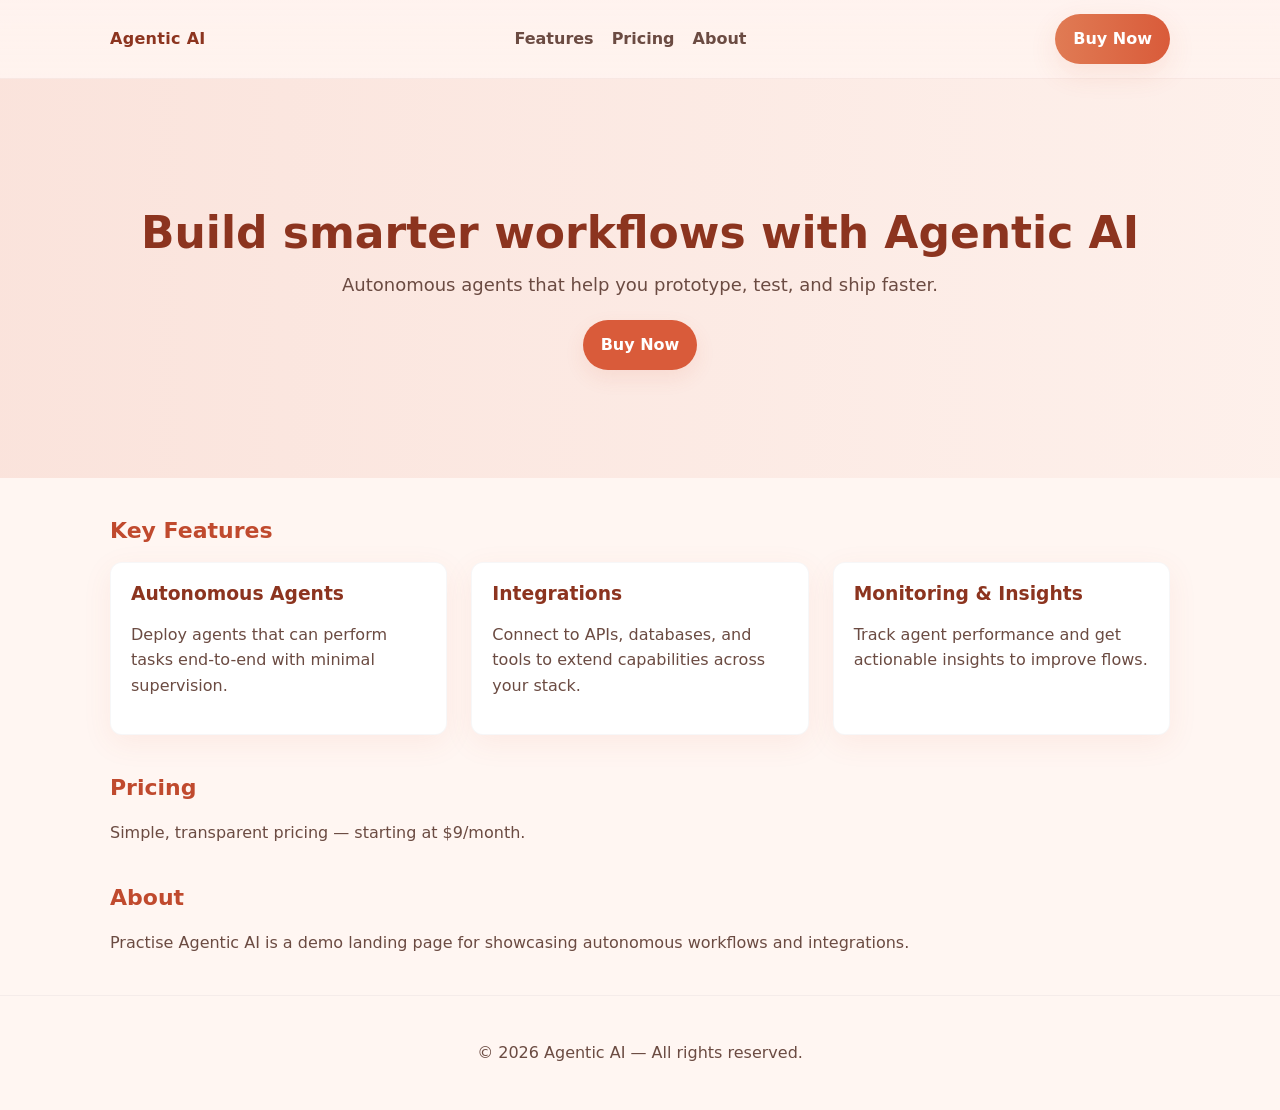
<file: index.html>
<!doctype html>
<html lang="en">
<head>
  <meta charset="utf-8" />
  <meta name="viewport" content="width=device-width, initial-scale=1" />
  <title>Practise Agentic AI — Landing</title>
  <link rel="stylesheet" href="src/style.css">
</head>
<body>
  <a class="skip-link" href="#main">Skip to content</a>
  <header class="site-header">
    <nav class="navbar" role="navigation" aria-label="Main navigation">
      <a class="brand" href="/" aria-label="Homepage">Agentic AI</a>
      <ul class="nav-links">
        <li><a href="#features">Features</a></li>
        <li><a href="#pricing">Pricing</a></li>
        <li><a href="#about">About</a></li>
      </ul>
      <a class="cta" href="#buy">Buy Now</a>
    </nav>
  </header>

  <main id="main">
    <section class="hero">
      <div class="hero-inner">
        <h1>Build smarter workflows with Agentic AI</h1>
        <p>Autonomous agents that help you prototype, test, and ship faster.</p>
        <a id="buy" class="btn btn-primary" href="#pricing">Buy Now</a>
      </div>
    </section>

    <section id="features" class="features">
      <h2 class="section-title">Key Features</h2>
      <div class="cards">
        <article class="card">
          <h3>Autonomous Agents</h3>
          <p>Deploy agents that can perform tasks end-to-end with minimal supervision.</p>
        </article>

        <article class="card">
          <h3>Integrations</h3>
          <p>Connect to APIs, databases, and tools to extend capabilities across your stack.</p>
        </article>

        <article class="card">
          <h3>Monitoring & Insights</h3>
          <p>Track agent performance and get actionable insights to improve flows.</p>
        </article>
      </div>
    </section>

    <section id="pricing" class="pricing">
      <h2 class="section-title">Pricing</h2>
      <p>Simple, transparent pricing — starting at $9/month.</p>
    </section>

    <section id="about" class="about">
      <h2 class="section-title">About</h2>
      <p>Practise Agentic AI is a demo landing page for showcasing autonomous workflows and integrations.</p>
    </section>
  </main>

  <footer class="site-footer">
    <p>&copy; <span id="year"></span> Agentic AI — All rights reserved.</p>
  </footer>

  <script>
    // small script to keep footer year current
    document.getElementById('year').textContent = new Date().getFullYear();
  </script>
</body>
</html>
</file>
<file: src/style.css>
﻿/* Reset and base */
* {
  box-sizing: border-box;
}

html {
  scroll-behavior: smooth;
}

body {
  margin: 0;
  font-family: Inter, system-ui, -apple-system, BlinkMacSystemFont, "Segoe UI", Roboto, Arial, sans-serif;
  color: var(--dark);
  background: var(--bg);
  line-height: 1.6;
  -webkit-font-smoothing: antialiased;
}

:root {
  /* Terracotta-inspired palette */
  --bg: #fff6f2;
  --terra-50: #fff3ee;
  --terra-100: #fbe6de;
  --terra-200: #f3c6b3;
  --terra-400: #e07b54;
  --terra-500: #d95b3a;
  --terra-600: #c04a2e;
  --terra-700: #8c341f;

  --terra-accent-solid: var(--terra-500);
  --terra-accent: linear-gradient(90deg, var(--terra-400), var(--terra-500));
  --terra-accent-contrast: #ffffff;

  --dark: #2b120b;
  --muted: #6b4b42;
  --card: #ffffff;
  --shadow: 0 8px 30px rgba(217, 91, 58, 0.08);
  --radius: 12px;
  --gap: 24px;
}

/* Accessibility */
a {
  color: inherit;
}

.skip-link {
  position: absolute;
  left: -9999px;
  top: auto;
  width: 1px;
  height: 1px;
  overflow: hidden;
}

.skip-link:focus {
  position: fixed;
  left: 12px;
  top: 12px;
  width: auto;
  height: auto;
  padding: 10px 14px;
  background: var(--terra-accent-solid);
  color: var(--terra-accent-contrast);
  border-radius: 6px;
  z-index: 1000;
  text-decoration: none;
}

:focus-visible {
  outline: 3px solid var(--terra-500);
  outline-offset: 3px;
}

h1,
h2,
h3,
h4,
h5,
h6 {
  color: var(--terra-700);
  line-height: 1.2;
  margin-top: 0;
}

/* Layout */
.site-header {
  position: sticky;
  top: 0;
  z-index: 100;
  background: linear-gradient(180deg, rgba(255, 242, 238, 0.95), rgba(255, 242, 238, 0.9));
  backdrop-filter: saturate(120%) blur(6px);
  border-bottom: 1px solid rgba(140, 52, 34, 0.06);
}

.navbar {
  max-width: 1100px;
  margin: 0 auto;
  padding: 14px 20px;
  display: flex;
  align-items: center;
  justify-content: space-between;
  gap: 12px;
}

.brand {
  font-weight: 800;
  color: var(--terra-700);
  letter-spacing: 0.3px;
  text-decoration: none;
}

.nav-links {
  list-style: none;
  margin: 0;
  padding: 0;
  display: flex;
  gap: 18px;
  align-items: center;
}

.nav-links a {
  color: var(--muted);
  text-decoration: none;
  font-weight: 600;
}

.nav-links a:hover,
.nav-links a:focus-visible {
  color: var(--dark);
}

.cta,
.btn-primary {
  display: inline-block;
  padding: 12px 18px;
  border-radius: 999px;
  text-decoration: none;
  font-weight: 700;
  transition: transform 0.2s ease, box-shadow 0.2s ease;
}

.cta {
  background: var(--terra-accent);
  color: var(--terra-accent-contrast);
  box-shadow: 0 10px 28px rgba(217, 91, 58, 0.12);
}

.btn-primary {
  background: var(--terra-accent-solid);
  color: var(--terra-accent-contrast);
  box-shadow: 0 8px 20px rgba(217, 91, 58, 0.1);
}

.cta:hover,
.btn-primary:hover,
.cta:focus-visible,
.btn-primary:focus-visible {
  transform: translateY(-1px);
}

.hero {
  padding: 80px 20px 60px;
  background: linear-gradient(90deg, rgba(217, 91, 58, 0.12) 0%, rgba(217, 91, 58, 0.04) 100%);
}

.hero-inner {
  max-width: 1100px;
  margin: 0 auto;
  text-align: center;
  padding: 48px;
  border-radius: 16px;
}

.hero h1 {
  font-size: clamp(28px, 5vw, 44px);
  margin: 0 0 12px;
  color: var(--terra-700);
}

.hero p {
  color: var(--muted);
  margin: 0 0 20px;
  font-size: 18px;
}

.features,
.pricing,
.about {
  max-width: 1100px;
  margin: 40px auto;
  padding: 0 20px;
}

.section-title {
  font-size: 22px;
  margin-bottom: 18px;
  color: var(--terra-600);
}

.cards {
  display: grid;
  grid-template-columns: repeat(auto-fit, minmax(220px, 1fr));
  gap: var(--gap);
}

.card {
  background: var(--card);
  padding: 20px;
  border-radius: var(--radius);
  box-shadow: var(--shadow);
  border: 1px solid rgba(11, 23, 38, 0.03);
}

.card h3 {
  margin-top: 0;
  margin-bottom: 8px;
  color: var(--terra-700);
}

.card p,
.pricing p,
.about p,
.site-footer {
  color: var(--muted);
}

.site-footer {
  padding: 28px 20px;
  text-align: center;
  border-top: 1px solid rgba(11, 23, 38, 0.04);
  background: transparent;
}

@media (max-width: 720px) {
  .navbar {
    padding: 10px 14px;
  }

  .nav-links {
    display: none;
  }

  .hero {
    padding: 56px 12px;
  }

  .hero-inner {
    padding: 28px;
  }
}
</file>
<file: practiseAgenticAI/src/style.css>
﻿/* Reset and base */
* {
  box-sizing: border-box;
}

html {
  scroll-behavior: smooth;
}

body {
  margin: 0;
  font-family: Inter, system-ui, -apple-system, BlinkMacSystemFont, "Segoe UI", Roboto, Arial, sans-serif;
  color: var(--dark);
  background: var(--bg);
  line-height: 1.6;
  -webkit-font-smoothing: antialiased;
}

:root {
  /* Terracotta-inspired palette */
  --bg: #fff6f2;
  --terra-50: #fff3ee;
  --terra-100: #fbe6de;
  --terra-200: #f3c6b3;
  --terra-400: #e07b54;
  --terra-500: #d95b3a;
  --terra-600: #c04a2e;
  --terra-700: #8c341f;

  --terra-accent-solid: var(--terra-500);
  --terra-accent: linear-gradient(90deg, var(--terra-400), var(--terra-500));
  --terra-accent-contrast: #ffffff;

  --dark: #2b120b;
  --muted: #6b4b42;
  --card: #ffffff;
  --shadow: 0 8px 30px rgba(217, 91, 58, 0.08);
  --radius: 12px;
  --gap: 24px;
}

/* Accessibility */
a {
  color: inherit;
}

.skip-link {
  position: absolute;
  left: -9999px;
  top: auto;
  width: 1px;
  height: 1px;
  overflow: hidden;
}

.skip-link:focus {
  position: fixed;
  left: 12px;
  top: 12px;
  width: auto;
  height: auto;
  padding: 10px 14px;
  background: var(--terra-accent-solid);
  color: var(--terra-accent-contrast);
  border-radius: 6px;
  z-index: 1000;
  text-decoration: none;
}

:focus-visible {
  outline: 3px solid var(--terra-500);
  outline-offset: 3px;
}

h1,
h2,
h3,
h4,
h5,
h6 {
  color: var(--terra-700);
  line-height: 1.2;
  margin-top: 0;
}

/* Layout */
.site-header {
  position: sticky;
  top: 0;
  z-index: 100;
  background: linear-gradient(180deg, rgba(255, 242, 238, 0.95), rgba(255, 242, 238, 0.9));
  backdrop-filter: saturate(120%) blur(6px);
  border-bottom: 1px solid rgba(140, 52, 34, 0.06);
}

.navbar {
  max-width: 1100px;
  margin: 0 auto;
  padding: 14px 20px;
  display: flex;
  align-items: center;
  justify-content: space-between;
  gap: 12px;
}

.brand {
  font-weight: 800;
  color: var(--terra-700);
  letter-spacing: 0.3px;
  text-decoration: none;
}

.nav-links {
  list-style: none;
  margin: 0;
  padding: 0;
  display: flex;
  gap: 18px;
  align-items: center;
}

.nav-links a {
  color: var(--muted);
  text-decoration: none;
  font-weight: 600;
}

.nav-links a:hover,
.nav-links a:focus-visible {
  color: var(--dark);
}

.cta,
.btn-primary {
  display: inline-block;
  padding: 12px 18px;
  border-radius: 999px;
  text-decoration: none;
  font-weight: 700;
  transition: transform 0.2s ease, box-shadow 0.2s ease;
}

.cta {
  background: var(--terra-accent);
  color: var(--terra-accent-contrast);
  box-shadow: 0 10px 28px rgba(217, 91, 58, 0.12);
}

.btn-primary {
  background: var(--terra-accent-solid);
  color: var(--terra-accent-contrast);
  box-shadow: 0 8px 20px rgba(217, 91, 58, 0.1);
}

.cta:hover,
.btn-primary:hover,
.cta:focus-visible,
.btn-primary:focus-visible {
  transform: translateY(-1px);
}

.hero {
  padding: 80px 20px 60px;
  background: linear-gradient(90deg, rgba(217, 91, 58, 0.12) 0%, rgba(217, 91, 58, 0.04) 100%);
}

.hero-inner {
  max-width: 1100px;
  margin: 0 auto;
  text-align: center;
  padding: 48px;
  border-radius: 16px;
}

.hero h1 {
  font-size: clamp(28px, 5vw, 44px);
  margin: 0 0 12px;
  color: var(--terra-700);
}

.hero p {
  color: var(--muted);
  margin: 0 0 20px;
  font-size: 18px;
}

.features,
.pricing,
.about {
  max-width: 1100px;
  margin: 40px auto;
  padding: 0 20px;
}

.section-title {
  font-size: 22px;
  margin-bottom: 18px;
  color: var(--terra-600);
}

.cards {
  display: grid;
  grid-template-columns: repeat(auto-fit, minmax(220px, 1fr));
  gap: var(--gap);
}

.card {
  background: var(--card);
  padding: 20px;
  border-radius: var(--radius);
  box-shadow: var(--shadow);
  border: 1px solid rgba(11, 23, 38, 0.03);
}

.card h3 {
  margin-top: 0;
  margin-bottom: 8px;
  color: var(--terra-700);
}

.card p,
.pricing p,
.about p,
.site-footer {
  color: var(--muted);
}

.site-footer {
  padding: 28px 20px;
  text-align: center;
  border-top: 1px solid rgba(11, 23, 38, 0.04);
  background: transparent;
}

@media (max-width: 720px) {
  .navbar {
    padding: 10px 14px;
  }

  .nav-links {
    display: none;
  }

  .hero {
    padding: 56px 12px;
  }

  .hero-inner {
    padding: 28px;
  }
}
</file>
